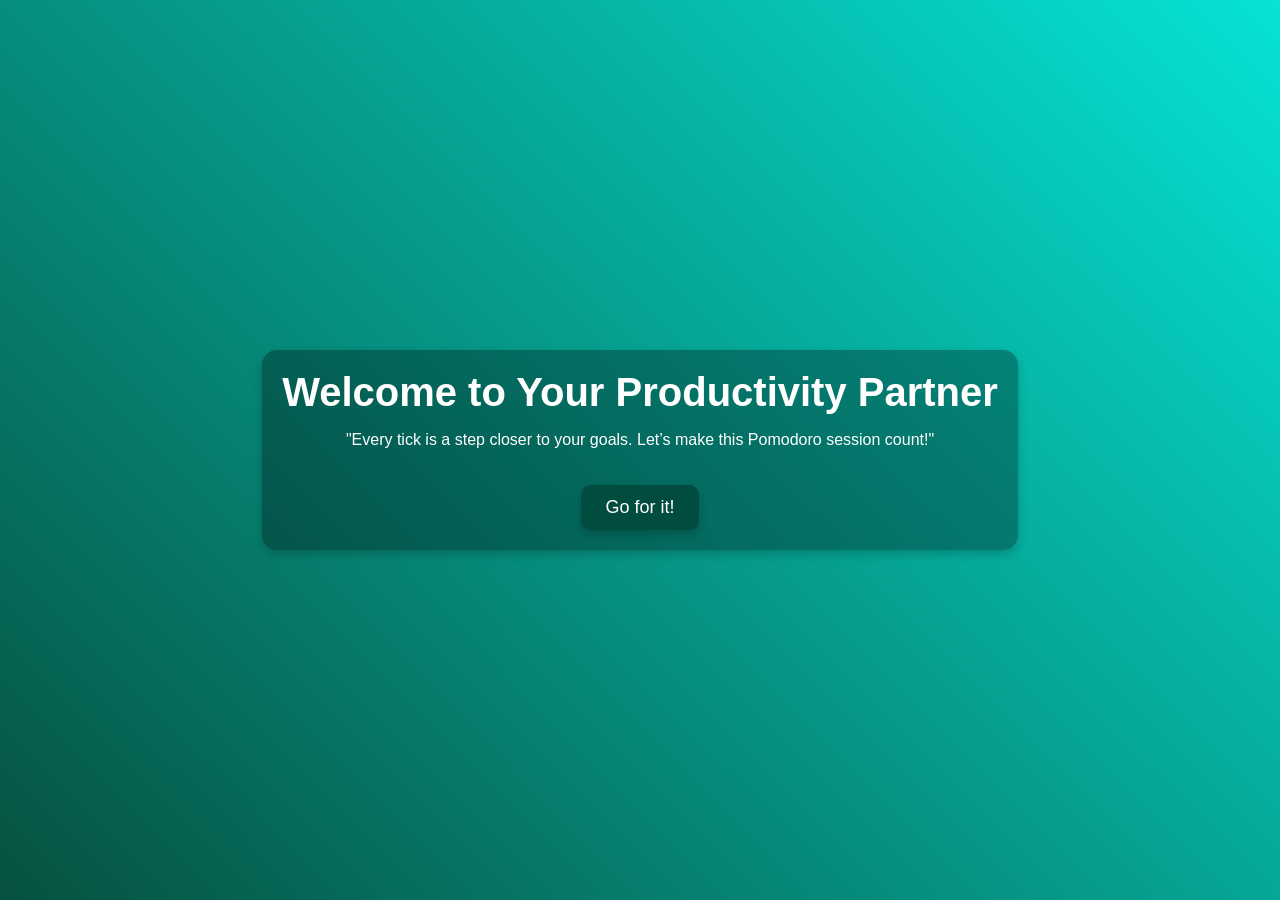
<file: index.html>
<!DOCTYPE html>
<html lang="en">
<head>
    <meta charset="UTF-8">
    <meta name="viewport" content="width=device-width, initial-scale=1.0">
    <link rel="stylesheet" href="https://cdnjs.cloudflare.com/ajax/libs/font-awesome/4.7.0/css/font-awesome.min.css">

    <title>Pomodoro Timer - Welcome</title>
    <style>
        /* Gradient background for the page */
        body {
            margin: 0;
            height: 100vh;
            display: flex;
            justify-content: center;
            align-items: center;
            background: linear-gradient(-135deg, #06e3d4, #065140); /* Teal to light blue gradient */
            font-family: Arial, sans-serif;
            color: #ffffff;
            text-align: center;
        }

        /* Container styling */
        .container {
            padding: 20px;
            border-radius: 15px;
            box-shadow: 0 4px 10px rgba(0, 0, 0, 0.2);
            background: rgba(0, 0, 0, 0.3); /* Transparent overlay for better readability */
        }

        /* Heading styling */
        h1 {
            font-size: 2.5rem;
            margin: 0 0 10px;
        }

        /* Button styling */
        button {
            margin-top: 20px;
            padding: 12px 24px;
            font-size: 18px;
            color: #ffffff;
            background: #004d40; /* Deep teal button */
            border: none;
            border-radius: 10px;
            cursor: pointer;
            box-shadow: 0 4px 8px rgba(0, 0, 0, 0.2);
            transition: transform 0.2s, box-shadow 0.2s;
        }

        button:hover {
            transform: translateY(-2px);
            box-shadow: 0 6px 12px rgba(0, 0, 0, 0.4);
        }

        button:active {
            transform: translateY(0);
            box-shadow: 0 4px 8px rgba(0, 0, 0, 0.2);
        }

        /* Modal styling */
        .modal {
            display: none; /* Hidden by default */
            position: fixed; /* Stay in place */
            z-index: 1; /* Sit on top */
            left: 0;
            top: 0;
            width: 100%; /* Full width */
            height: 100%; /* Full height */
            overflow: auto; /* Enable scroll if needed */
            background-color: rgba(0,0,0,0.4); /* Black w/ opacity */
        }

        .modal-content {
            background-color: #fefefe;
            margin: 15% auto; /* 15% from the top and centered */
            padding: 20px;
            border: 1px solid #888;
            width: 80%; /* Could be more or less, depending on screen size */
            max-width: 400px;
            border-radius: 10px; 
            box-shadow: 0 4px 10px rgba(0, 0, 0, 0.2);
        }

        h2 {
            color: black;
        }

      .modal p{
        color: black;
      }
      .skipBtn{
        color: #004d40;
        background-color: white;
        border: 2px solid #004d40;
      }
        .modal-content input {
            width: calc(100% - 20px);
            padding: 10px;
            border-radius: 5px;
            border: none;
            margin-bottom: 10px;
        }

        .modal-content button {
            margin-top: 10px;
        }
    </style>
</head>
<body>
    <div class="container">
        <h1>Welcome to Your Productivity Partner</h1>
        <p>"Every tick is a step closer to your goals. Let’s make this Pomodoro session count!"</p>

        <button id="startButton">Go for it!</button>

        <!-- Modal for sign up -->
        <div id="signUpModal" class="modal">
            <div class="modal-content">
                <h2>Sign Up</h2>
                <input type="text" id="newUsername" placeholder="Username">
                <input type="password" id="newPassword" placeholder="Password">
                <input type="password" id="confirmPassword" placeholder="Confirm Password">
                <button id="registerUserBtn">Register</button>
                <button id="skipSignUp" class="skipBtn">Skip <i class="fa fa-arrow-right"></i></button>
                <p>Already have an account? <a id="signInLink" href="#">Sign In</a></p>
            </div>
        </div>

        <!-- Modal for sign in -->
        <div id="signInModal" class="modal">
            <div class="modal-content">
                <h2>Sign In</h2>
                <input type="text" id="username" placeholder="Username">
                <input type="password" id="password" placeholder="Password">
                <button id="loginBtn">Sign In</button>
                <button id="skipSignIn" class="skipBtn">Skip <i class="fa fa-arrow-right"></i></button>
                <p>Don't have an account? <a id="signUpLink" href="#">Sign Up</a></p>
            </div>
        </div>
    </div>

    <script>
        // Temporary storage for user data
        const userDatabase = {};

        // Get the modals and buttons
        const signUpModal = document.getElementById("signUpModal");
        const signInModal = document.getElementById("signInModal");
        const startButton = document.getElementById("startButton");
        const registerUserButton = document.getElementById("registerUserBtn");
        const loginButton = document.getElementById("loginBtn");
        const signInLink = document.getElementById("signInLink");
        const signUpLink = document.getElementById("signUpLink");
        const skipSignUpButton = document.getElementById("skipSignUp");
        const skipSignInButton = document.getElementById("skipSignIn");

        // Function to open the modal
        function openModal(modal) {
            modal.style.display = "block";
        }

        // Function to close the modal
        function closeModal(modal) {
            modal.style.display = "none";
        }

        // Event listeners
        startButton.addEventListener("click", function() {
            openModal(signUpModal);
        });

        registerUserButton.addEventListener("click", function() {
            const newUsername = document.getElementById("newUsername").value;
            const newPassword = document.getElementById("newPassword").value;
            const confirmPassword = document.getElementById("confirmPassword").value;

            if (newPassword === confirmPassword) {
                if (newUsername && newPassword) {
                    userDatabase[newUsername] = newPassword;
                    alert("Registration successful!");
                    closeModal(signUpModal);
                    openModal(signInModal);
                } else {
                    alert("Please fill in all fields.");
                }
            } else {
                alert("Passwords do not match.");
            }
        });

        loginButton.addEventListener("click", function() {
            const username = document.getElementById("username").value;
            const password = document.getElementById("password").value;

            if (userDatabase[username] && userDatabase[username] === password) {
                alert("Login successful!");
                closeModal(signInModal);
                window.location.href = "timer.html"; // Redirect to timer page
            } else {
                alert("Invalid username or password.");
            }
        });

        signInLink.addEventListener("click", function() {
            closeModal(signUpModal);
            openModal(signInModal);
        });

        signUpLink.addEventListener("click", function() {
            closeModal(signInModal);
            openModal(signUpModal);
        });

        skipSignUpButton.addEventListener("click", function() {
            closeModal(signUpModal);
            window.location.href = "timer.html";
        });

        skipSignInButton.addEventListener("click", function() {
            closeModal(signInModal);
            window.location.href = "timer.html";
        });

        window.addEventListener("click", function(event) {
            if (event.target == signUpModal) {
                closeModal(signUpModal);
            } else if (event.target == signInModal) {
                closeModal(signInModal);
            }
        });
    </script>
</body>
</html>
</file>
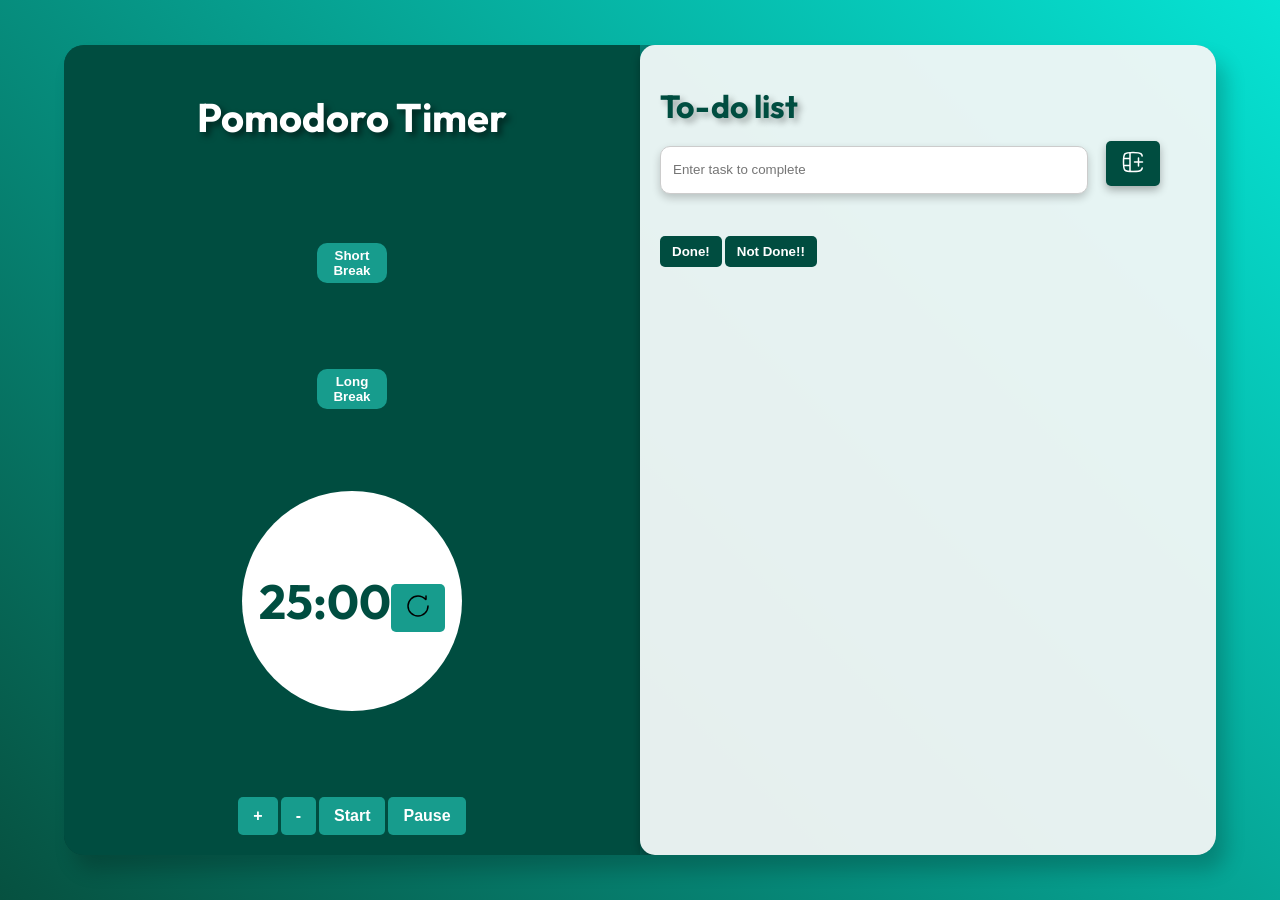
<file: timer.html>
<!DOCTYPE html>
<html lang="en">

<head>
    <meta charset="UTF-8">
    <meta name="viewport" content="width=device-width, initial-scale=1.0">
    <link rel="stylesheet" href="https://cdnjs.cloudflare.com/ajax/libs/font-awesome/4.7.0/css/font-awesome.min.css">
    <title> Pomodoro Timer</title>
    <link rel="stylesheet" href="style6.css">
    </head>

<body>
   
    <div class="container">
         <div class="timer">
            <h1>Pomodoro Timer </h1>
            <button id="shortBreakBtn"> Short Break </button>
            <button id="longBreakBtn"> Long Break </button>
             
            <div class="time-display">
                <span id="minutes">25</span>:<span id="seconds">00</span>
        
                <div id="rest">
                    <button id="restartBtn"> <svg xmlns="http://www.w3.org/2000/svg" viewBox="0 0 24 24" width="24" height="24" color="#000000" fill="none">
                        <path d="M20.0092 2V5.13219C20.0092 5.42605 19.6418 5.55908 19.4537 5.33333C17.6226 3.2875 14.9617 2 12 2C6.47715 2 2 6.47715 2 12C2 17.5228 6.47715 22 12 22C17.5228 22 22 17.5228 22 12" stroke="currentColor" stroke-width="1.5" stroke-linecap="round" stroke-linejoin="round" />
                    </svg> </button> 
                </div>
            </div>
            <div class="buttons">
                <button id="add">+</button>
                <button id="less">-</button>
                <button id="startBtn">Start</button>
                <button id="stopBtn">Pause</button>

            </div>
        </div>
    
        <audio id="ringtone" src="ringtone.mp3" preload="auto"></audio>
    <br>
    <!-- To do list code  -->
    <div class="block">
        <h1>To-do list </h1>
        <div class="read">
            <input type="text" placeholder="Enter task to complete" id="inp">
            <button id="task"> <svg xmlns="http://www.w3.org/2000/svg" viewBox="0 0 24 24" width="24" height="24" color="#ffffff" fill="none">
    <path d="M21.187 5.99805C20.9854 5.10929 20.6539 4.43424 20.1089 3.88929C18.7177 2.49805 16.4785 2.49805 12.0002 2.49805C7.52184 2.49805 5.28267 2.49805 3.89143 3.88929C2.50018 5.28053 2.50018 7.5197 2.50018 11.998C2.50018 16.4764 2.50018 18.7156 3.89143 20.1068C5.28267 21.498 7.52184 21.498 12.0002 21.498C16.4785 21.498 18.7177 21.498 20.1089 20.1068C20.6539 19.5619 20.9854 18.8868 21.187 17.998" stroke="currentColor" stroke-width="1.5" stroke-linecap="round" stroke-linejoin="round" />
    <path d="M21.5 12L17.5 12M17.5 12H13.5M17.5 12V16M17.5 12L17.5 8" stroke="currentColor" stroke-width="1.5" stroke-linecap="round" stroke-linejoin="round" />
    <path d="M9 21.5L9 2.5" stroke="currentColor" stroke-width="1.5" />
    <path d="M2.5 15.5L9 15.5M2.5 8.5L9 8.5" stroke="currentColor" stroke-width="1.5" />
</svg> </button>
        </div>
        <div class="text"> <ul class="task-list" id="task-list" type="none"></ul>
         </div>
         <div class="yn">
            <button id="okk">Done!</button>
            <button id="not_okk">Not Done!!</button>
         </div>
        </div>
    </div>
    
    <script src="script.js"> </script>
 </div>
</body>
</html>
</file>
<file: style6.css>
/* Pomodoro timer styling :-  */
 @import url('https://fonts.googleapis.com/css2?family=Funnel+Display:wght@300..800&family=Kanit:ital,wght@0,100;0,200;0,300;0,400;0,500;0,600;0,700;0,800;0,900;1,100;1,200;1,300;1,400;1,500;1,600;1,700;1,800;1,900&family=Nunito:ital,wght@0,200..1000;1,200..1000&family=Outfit:wght@100..900&family=PT+Sans:ital,wght@0,400;0,700;1,400;1,700&family=Roboto+Slab:wght@100..900&family=Tomorrow:ital,wght@0,100;0,200;0,300;0,400;0,500;0,600;0,700;0,800;0,900;1,100;1,200;1,300;1,400;1,500;1,600;1,700;1,800;1,900&family=Ubuntu:ital,wght@0,300;0,400;0,500;0,700;1,300;1,400;1,500;1,700&display=swap');

body {
    margin: 0;
    padding: 0;
    font-family:"Outfit", 'Arial', sans-serif;
    background:linear-gradient(-135deg, #06e3d4,#065140);
    display: flex;
    justify-content: center;
    align-items: center;
    height: 100vh;
}

/* Container */
.container {
    display: flex;
    flex-direction: row;
    width: 90%;
    height: 90%;
    border-radius: 20px;
    overflow: hidden;
    box-shadow: 10px 15px 20px rgba(0, 0, 0, 0.2);
    background: rgba(0,0,0,0.3);
}

/* Left Section (Timer) */
.timer {
    flex: 1;
    background-color: #004d40;
    color: white;
    display: flex;
    flex-direction: column;
    justify-content: space-between;
    align-items: center;
    padding: 20px;
    overflow: hidden;  
}

.timer h1 {
    font-size: 2.5rem;
    margin-bottom: 20px; /* Add some spacing */
    text-shadow: 4px 4px 6px rgba( 0, 0, 0, 0.5);
}
.time-display {
    position: relative;
    width: 220px;
    height: 220px;
    border-radius: 50%;
    display: flex;
    justify-content: center;
    align-items: center;
    box-shadow: 0px 8px 20px rgba(0, 0, 0, 0.3),0 0 20px rgbs(6,227,212,0.5);
    font-size: 3rem;
    font-weight: bold;
    background-color: #ffffff;
    color: #004d40;
}

#shortBreakBtn,
#longBreakBtn {
    border: none;
    display: inline-block;
    background-color: #179c8d;
    color: white;
    height: 40px; /* Reduce height */
    width: 70px; /* Reduce width */
    border-radius: 10px;
    cursor: pointer;
    margin: 5px; /* Reduce margin */
    transition: all 0.3s ease;
    font-weight: bold;
}
/* To Add hover effect to the buttons  */
#shortBreakBtn:hover,
#longBreakBtn:hover {
    background: #0097a7;
    transform: translateY(-3px);
    box-shadow: 0 8px 16px rgba(0, 0, 0, 0.3);
}

.buttons button,
#restartBtn {
    margin-top: 10px; /* Reduce margin */
    padding: 10px 15px; /* Reduce padding */
    font-size: 1rem;
    font-weight: bold;
    border-radius: 5px;
    border: none;
    cursor: pointer;
    background-color: #179c8d;
    color: white;
    transition: all 0.3s ease;
}
.buttons button:hover,
#restartBtn:hover {
    background: #065140;
    transform: translateY(-3px);
    box-shadow: 0 8px 16px rgba(0, 0, 0, 0.3);
}
#add,
#less,
#startBtn,
#stopBtn,
#restartBtn {
    background-color: #179c8d;
    color: white;
 }
 button:hover{
    transform: translateY(-5px);
    box-shadow: 0 6px 12px rgba(0, 0, 0, 0.4);
} 

/* Right Section (To-Do List) */
.block {
    flex: 1;
    background:rgba(255,255,255,0.9);
    display: flex;
    flex-direction: column; 
    justify-content: flex-start; /* Align to the start */
    padding: 20px;
    border-radius: 15px;
    box-shadow: 0 4px 10px rgba(0,0,0,0.3);
    color: #004d40;
}
.block h1{
    font-size: 2rem;
    margin-bottom: 15px;
    text-shadow: 4px 4px 6px rgba(0,0,0,0.3);
}

.read input[type="text"] {
    width: calc(90% - 80px);
    padding:8px 12px;
    margin-right: 10px;
    border-radius: 10px;
    border: 1px solid #ccc;
}

.read button {
    padding: 9px 15px;
    margin-left: 5px;
    background-color: #004d40;
    color: white;
    font-size: 15px;
    border: none;
    border-radius: 5px;
    cursor: pointer;
    box-shadow: 0 4px 8px rgba(0,0,0,0.3);
}

/* Input box */
.read input {
    height: 30px;
    width: 60px;
    border: none;
    border-radius: 15px;
    box-shadow: 0 4px 8px rgba(0, 0, 0, 0.2);
}

/* Displaying the task */
/* .text ul {
    position: relative;
    font-size: 19px;
    text-align: left;
} */
.text{
    display: flex;
    flex-direction: column;
    align-items: flex-start;
    margin-left: 10px 0;
    width:100%; 
}
.task-list li{
 font-size: 20px;
 display: flex;
 justify-content: space-around;
 /* align-items: center; */
 text-align: left;
 color:#004d40;
}
.task-list button{
    position: absolute;
    right: 10px;
    text-align: right;
}
.edit, .delete {
    margin-left: 5px;
    padding: 5px 10px;
    border-radius: 10px;
    background-color: #004d40;
    color: white;
    border: none; 
    cursor: pointer;
    margin-left: 10px;
    text-align: right;
}
 .task-list li{
    font-size:larger;
 }
.yn button {
    margin-top: 10px; /* Reduce margin */
    padding: 8px 12px; /* Reduce padding */
    background-color: #004d40;
    border: none;
    border-radius: 5px;
    font-weight: bold;
    cursor: pointer;
    color: white;
}
 
/* Responsive Styles */

@media only screen and (max-width: 768px) {
    .container {
        flex-direction: column;
        height: auto;
    }

    .timer {
        flex: 1;
        padding: 10px;
    }

    .block {
        flex: 1;
        padding: 10px;
    }

    #shortBreakBtn,
    #longBreakBtn {
        width: 40%;
        margin: 5px;
        height: 40px; /* Adjust height */
    }

    .time-display {
        width: 150px; /* Further adjust timer size */
        height: 150px; /* Further adjust timer size */
        font-size: 2rem; /* Further reduce font size */
        margin-bottom: 5px; /* Further reduce margin */
    }

    .timer h1 {
        font-size: 1.5rem;
        margin-bottom: 5px; /* Further reduce margin */
    }
}

@media only screen and (max-width: 480px) {
    .time-display {
        width: 120px; /* Even smaller timer size */
        height: 120px; /* Even smaller timer size */
    }

    .timer h1 {
        font-size: 1.3rem; /* Even smaller font size */
    }

    .read input[type="text"] {
        width: calc(100% - 50px); /* Adjust input width */
    }

    .read button {
        padding: 4px 8px; /* Even smaller button size */
        font-size: 14px; /* Adjust font size */
    }
}
</file>
